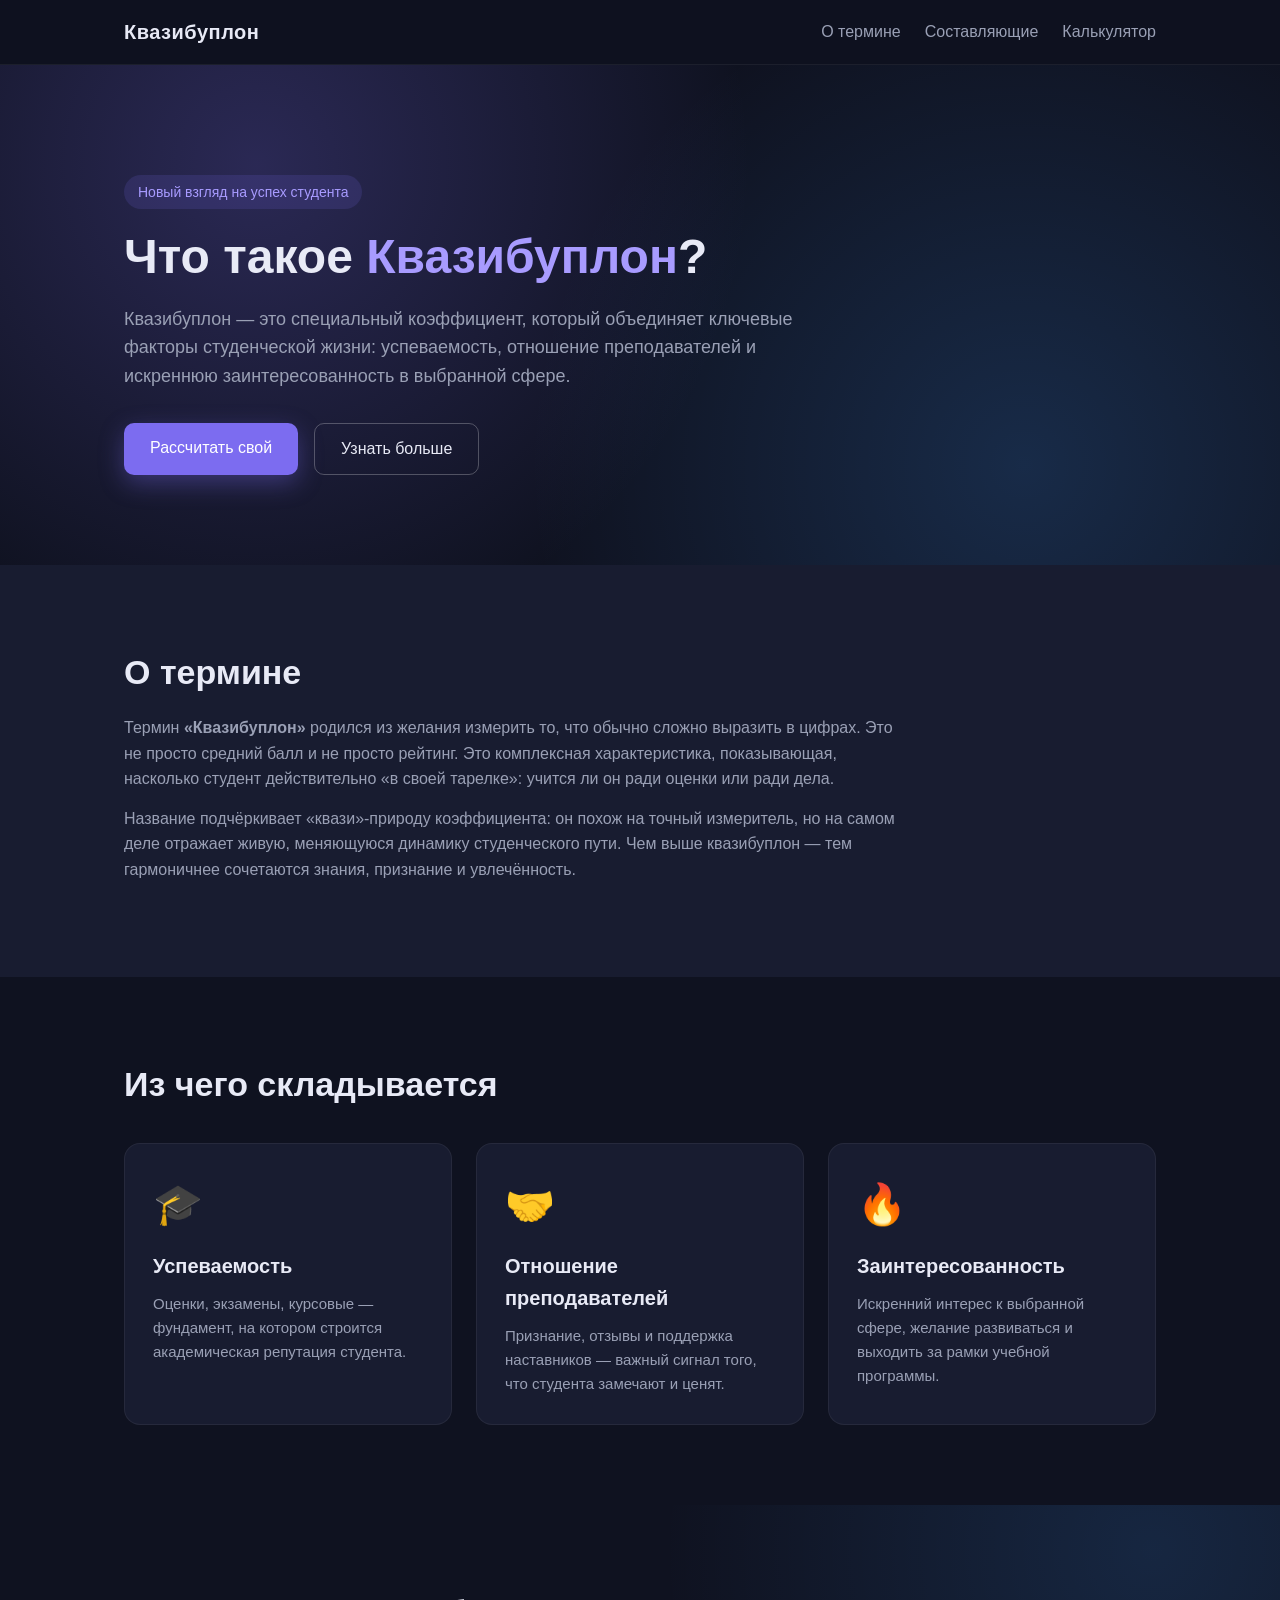
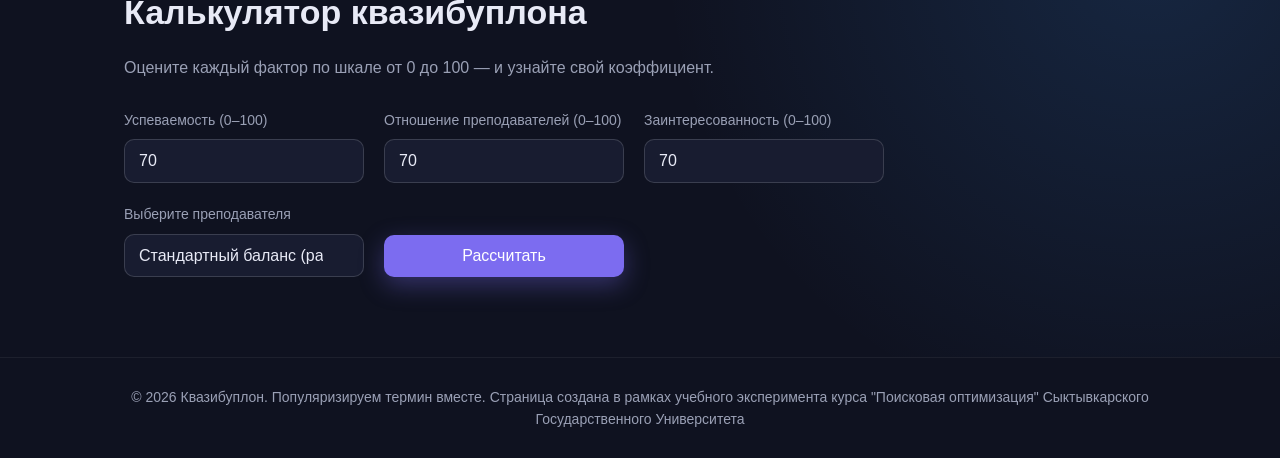
<file: index.html>
<!DOCTYPE html>
<html lang="ru">
<head>
  <meta charset="UTF-8" />
  <meta name="viewport" content="width=device-width, initial-scale=1.0" />
  <meta name="description" content="Квазибуплон — коэффициент
    правдивости оценки студента: успеваемость, отношение педагога
    и интерес к дисциплине.">
  <link rel="canonical"
    href="https://team-kvazi.github.io">
  <title>Квазибуплон — коэффициент студента</title>
  <link rel="stylesheet" href="css/style.css" />
</head>
<body>
  <header class="header">
    <div class="container header__inner">
      <a href="#" class="logo">Квазибуплон</a>
      <nav class="nav">
        <a href="#about" class="nav__link">О термине</a>
        <a href="#factors" class="nav__link">Составляющие</a>
        <a href="#calculator" class="nav__link">Калькулятор</a>
      </nav>
    </div>
  </header>
  <section class="hero">
    <div class="container hero__inner">
      <p class="hero__badge">Новый взгляд на успех студента</p>
      <h1 class="hero__title">Что такое <span class="accent">Квазибуплон</span>?</h1>
      <p class="hero__subtitle">
        Квазибуплон — это специальный коэффициент, который объединяет ключевые факторы студенческой жизни:
        успеваемость, отношение преподавателей и искреннюю заинтересованность в выбранной сфере.
      </p>
      <div class="hero__actions">
        <a href="#calculator" class="btn btn--primary">Рассчитать свой</a>
        <a href="#about" class="btn btn--ghost">Узнать больше</a>
      </div>
    </div>
  </section>

  <section id="about" class="section about">
    <div class="container">
      <h2 class="section__title">О термине</h2>
      <p class="section__text">
        Термин <strong>«Квазибуплон»</strong> родился из желания измерить то, что обычно сложно выразить в цифрах.
        Это не просто средний балл и не просто рейтинг. Это комплексная характеристика, показывающая,
        насколько студент действительно «в своей тарелке»: учится ли он ради оценки или ради дела.
      </p>
      <p class="section__text">
        Название подчёркивает «квази»-природу коэффициента: он похож на точный измеритель, но на самом деле
        отражает живую, меняющуюся динамику студенческого пути. Чем выше квазибуплон — тем гармоничнее сочетаются
        знания, признание и увлечённость.
      </p>
    </div>
  </section>

  <section id="factors" class="section factors">
    <div class="container">
      <h2 class="section__title">Из чего складывается</h2>
      <div class="cards">
        <article class="card">
          <div class="card__icon">🎓</div>
          <h3 class="card__title">Успеваемость</h3>
          <p class="card__text">
            Оценки, экзамены, курсовые — фундамент, на котором строится академическая репутация студента.
          </p>
        </article>
        <article class="card">
          <div class="card__icon">🤝</div>
          <h3 class="card__title">Отношение преподавателей</h3>
          <p class="card__text">
            Признание, отзывы и поддержка наставников — важный сигнал того, что студента замечают и ценят.
          </p>
        </article>
        <article class="card">
          <div class="card__icon">🔥</div>
          <h3 class="card__title">Заинтересованность</h3>
          <p class="card__text">
            Искренний интерес к выбранной сфере, желание развиваться и выходить за рамки учебной программы.
          </p>
        </article>
      </div>
    </div>
  </section>

  <section id="calculator" class="section calculator">
    <div class="container calculator__inner">
      <h2 class="section__title">Калькулятор квазибуплона</h2>
      <p class="section__text">
        Оцените каждый фактор по шкале от 0 до 100 — и узнайте свой коэффициент.
      </p>
      <form id="calcForm" class="calc-form">
        <label class="calc-form__label">
          <span>Успеваемость (0–100)</span>
          <input type="number" id="academic" min="0" max="100" value="70" required />
        </label>
        <label class="calc-form__label">
          <span>Отношение преподавателей (0–100)</span>
          <input type="number" id="teachers" min="0" max="100" value="70" required />
        </label>
        <label class="calc-form__label">
          <span>Заинтересованность (0–100)</span>
          <input type="number" id="interest" min="0" max="100" value="70" required />
        </label>
        <label class="calc-form__label">
  <span>Выберите преподавателя</span>
  <select id="teacherSelect" class="calc-form__select">
    <option value="default">Стандартный баланс (равные веса)</option>
    <option value="ivanov">Иванов И.И. (Важна заинтересованность)</option>
    <option value="petrov">Петров П.П. (Строгий, важна успеваемость)</option>
    <option value="sidorov">Сидоров С.С. (Важно отношение и контакт)</option>
  </select>
        </label>

        <button type="submit" class="btn btn--primary">Рассчитать</button>
      </form>
      <div id="result" class="result" hidden>
        <p class="result__value">Ваш квазибуплон: <span id="resultValue">—</span></p>
        <p id="resultComment" class="result__comment"></p>
      </div>
    </div>
  </section>

  <footer class="footer">
    <div class="container footer__inner">
      <p>© 2026 Квазибуплон. Популяризируем термин вместе. Страница создана в рамках учебного эксперимента курса "Поисковая оптимизация" Сыктывкарского Государственного Университета</p>
    </div>
  </footer>

  <script src="js/script.js"></script>
</body>
</html>
</file>
<file: css/style.css>
/* ===== Базовые стили ===== */
* {
  margin: 0;
  padding: 0;
  box-sizing: border-box;
}

:root {
  --bg: #0f1220;
  --surface: #181c30;
  --text: #e8eaf6;
  --muted: #9aa0b5;
  --accent: #7c6cf0;
  --accent-light: #a89bff;
  --radius: 16px;
}

html {
  scroll-behavior: smooth;
}

body {
  font-family: "Segoe UI", Roboto, Arial, sans-serif;
  background: var(--bg);
  color: var(--text);
  line-height: 1.6;
}

.container {
  max-width: 1080px;
  margin: 0 auto;
  padding: 0 24px;
}

.accent {
  color: var(--accent-light);
}

/* ===== Шапка ===== */
.header {
  position: sticky;
  top: 0;
  z-index: 10;
  background: rgba(15, 18, 32, 0.85);
  backdrop-filter: blur(8px);
  border-bottom: 1px solid rgba(255, 255, 255, 0.06);
}

.header__inner {
  display: flex;
  align-items: center;
  justify-content: space-between;
  height: 64px;
}

.logo {
  font-weight: 700;
  font-size: 20px;
  color: var(--text);
  text-decoration: none;
  letter-spacing: 0.5px;
}

.nav {
  display: flex;
  gap: 24px;
}

.nav__link {
  color: var(--muted);
  text-decoration: none;
  transition: color 0.2s;
}

.nav__link:hover {
  color: var(--accent-light);
}

/* ===== Hero ===== */
.hero {
  padding: 110px 0 90px;
  background:
    radial-gradient(circle at 20% 20%, rgba(124, 108, 240, 0.25), transparent 45%),
    radial-gradient(circle at 80% 80%, rgba(64, 156, 255, 0.18), transparent 45%),
    var(--bg);
}

.hero__badge {
  display: inline-block;
  padding: 6px 14px;
  border-radius: 999px;
  background: rgba(124, 108, 240, 0.15);
  color: var(--accent-light);
  font-size: 14px;
  margin-bottom: 20px;
}

.hero__title {
  font-size: 48px;
  line-height: 1.15;
  margin-bottom: 20px;
}

.hero__subtitle {
  max-width: 680px;
  font-size: 18px;
  color: var(--muted);
  margin-bottom: 32px;
}

.hero__actions {
  display: flex;
  gap: 16px;
  flex-wrap: wrap;
}

/* ===== Кнопки ===== */
.btn {
  display: inline-block;
  padding: 12px 26px;
  border-radius: 10px;
  border: none;
  font-size: 16px;
  cursor: pointer;
  text-decoration: none;
  transition: transform 0.15s, box-shadow 0.15s, background 0.15s;
}

.btn--primary {
  background: var(--accent);
  color: #fff;
  box-shadow: 0 8px 24px rgba(124, 108, 240, 0.35);
}

.btn--primary:hover {
  background: var(--accent-light);
  transform: translateY(-2px);
}

.btn--ghost {
  background: transparent;
  color: var(--text);
  border: 1px solid rgba(255, 255, 255, 0.25);
}

.btn--ghost:hover {
  border-color: var(--accent-light);
  color: var(--accent-light);
}

/* ===== Секции ===== */
.section {
  padding: 80px 0;
}

.section__title {
  font-size: 34px;
  margin-bottom: 16px;
}

.section__text {
  color: var(--muted);
  max-width: 780px;
  margin-bottom: 14px;
}

.about {
  background: var(--surface);
}

/* ===== Карточки ===== */
.cards {
  display: grid;
  grid-template-columns: repeat(auto-fit, minmax(260px, 1fr));
  gap: 24px;
  margin-top: 32px;
}

.card {
  background: var(--surface);
  border: 1px solid rgba(255, 255, 255, 0.06);
  border-radius: var(--radius);
  padding: 28px;
  transition: transform 0.2s, border-color 0.2s;
}

.card:hover {
  transform: translateY(-4px);
  border-color: rgba(124, 108, 240, 0.5);
}

.card__icon {
  font-size: 40px;
  margin-bottom: 14px;
}

.card__title {
  font-size: 20px;
  margin-bottom: 10px;
}

.card__text {
  color: var(--muted);
  font-size: 15px;
}

/* ===== Калькулятор ===== */
.calculator {
  background:
    radial-gradient(circle at 90% 10%, rgba(64, 156, 255, 0.15), transparent 40%),
    var(--bg);
}

.calc-form {
  display: grid;
  grid-template-columns: repeat(auto-fit, minmax(220px, 1fr));
  gap: 20px;
  margin-top: 28px;
  max-width: 760px;
}

.calc-form__label {
  display: flex;
  flex-direction: column;
  gap: 8px;
  font-size: 14px;
  color: var(--muted);
}

.calc-form__label input {
  padding: 12px 14px;
  border-radius: 10px;
  border: 1px solid rgba(255, 255, 255, 0.15);
  background: var(--surface);
  color: var(--text);
  font-size: 16px;
  outline: none;
}

.calc-form__label input:focus {
  border-color: var(--accent);
}

.calc-form .btn {
  align-self: end;
}

.result {
  margin-top: 24px;
  padding: 20px 24px;
  border-radius: var(--radius);
  background: rgba(124, 108, 240, 0.12);
  border: 1px solid rgba(124, 108, 240, 0.35);
  max-width: 760px;
}

.result__value {
  font-size: 20px;
  font-weight: 600;
}

.result__comment {
  color: var(--muted);
  margin-top: 6px;
}

/* ===== Подвал ===== */
.footer {
  border-top: 1px solid rgba(255, 255, 255, 0.06);
  padding: 28px 0;
}

.footer__inner {
  color: var(--muted);
  font-size: 14px;
  text-align: center;
}
.calc-form__select {
  width: 100% !important; /* Гарантируем правильную ширину */
  padding: 12px 14px !important;
  border-radius: 10px !important;
  border: 1px solid rgba(255, 255, 255, 0.15) !important;
  background-color: #181c30 !important; /* Явно прописываем темный цвет var(--surface) */
  color: #e8eaf6 !important;            /* Явно прописываем светлый цвет var(--text) */
  font-size: 16px !important;
  outline: none !important;
  cursor: pointer !important;
  
  /* Исправленное скрытие системной стрелки */
  appearance: none !important; 
  -webkit-appearance: none !important;
  -moz-appearance: none !important;
  
  /* ИСПРАВЛЕННЫЙ SVG: добавлен правильный xmlns и заменены спецсимволы */
  background-image: url("data:image/svg+xml(citationKey="0.1.3", source="""World Wide Web Consortium""", node=137)/>>;utf8,<svg xmlns='http://w3.org' width='24' height='24' viewBox='0 0 24 24' fill='none' stroke='%239aa0b5' stroke-width='2' stroke-linecap='round' stroke-linejoin='round'><polyline points='6 9 12 15 18 9'></polyline></svg>") !important;
  background-repeat: no-repeat !important;
  background-position: right 14px center !important;
  background-size: 16px !important;
  padding-right: 40px !important; 
  transition: border-color 0.15s, box-shadow 0.15s !important;
}

.calc-form__select:focus {
  border-color: var(--accent) !important;
  box-shadow: 0 0 0 3px rgba(124, 108, 240, 0.15) !important;
}

/* Стилизация выпадающих опций внутри списка */
.calc-form__select option {
  background: #181c30 !important; /* Цвет вашего var(--surface) */
  color: #e8eaf6 !important;      /* Цвет вашего var(--text) */
  padding: 10px !important;
}

/* ===== Адаптивность ===== */
@media (max-width: 640px) {
  .hero__title {
    font-size: 32px;
  }

  .header__inner {
    flex-direction: column;
    height: auto;
    padding: 12px 0;
    gap: 10px;
  }

  .nav {
    gap: 16px;
  }
}
</file>
